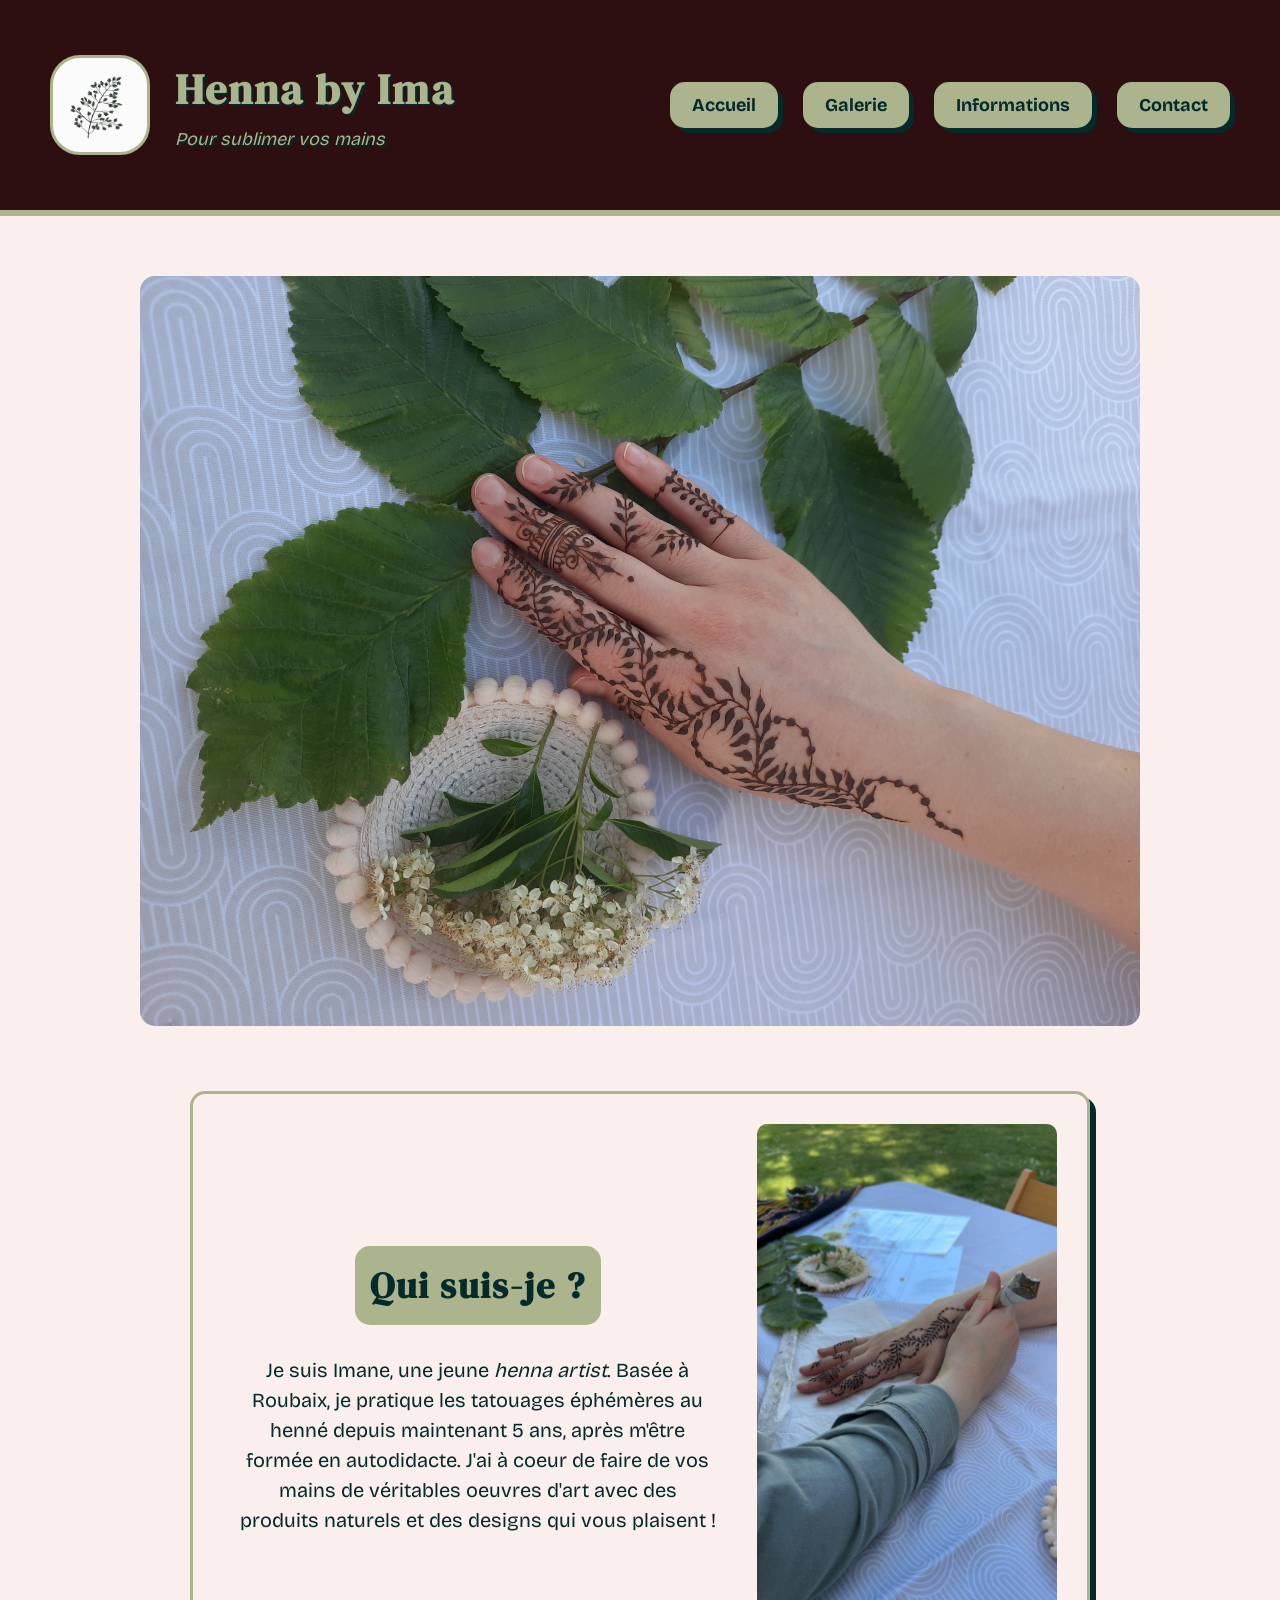
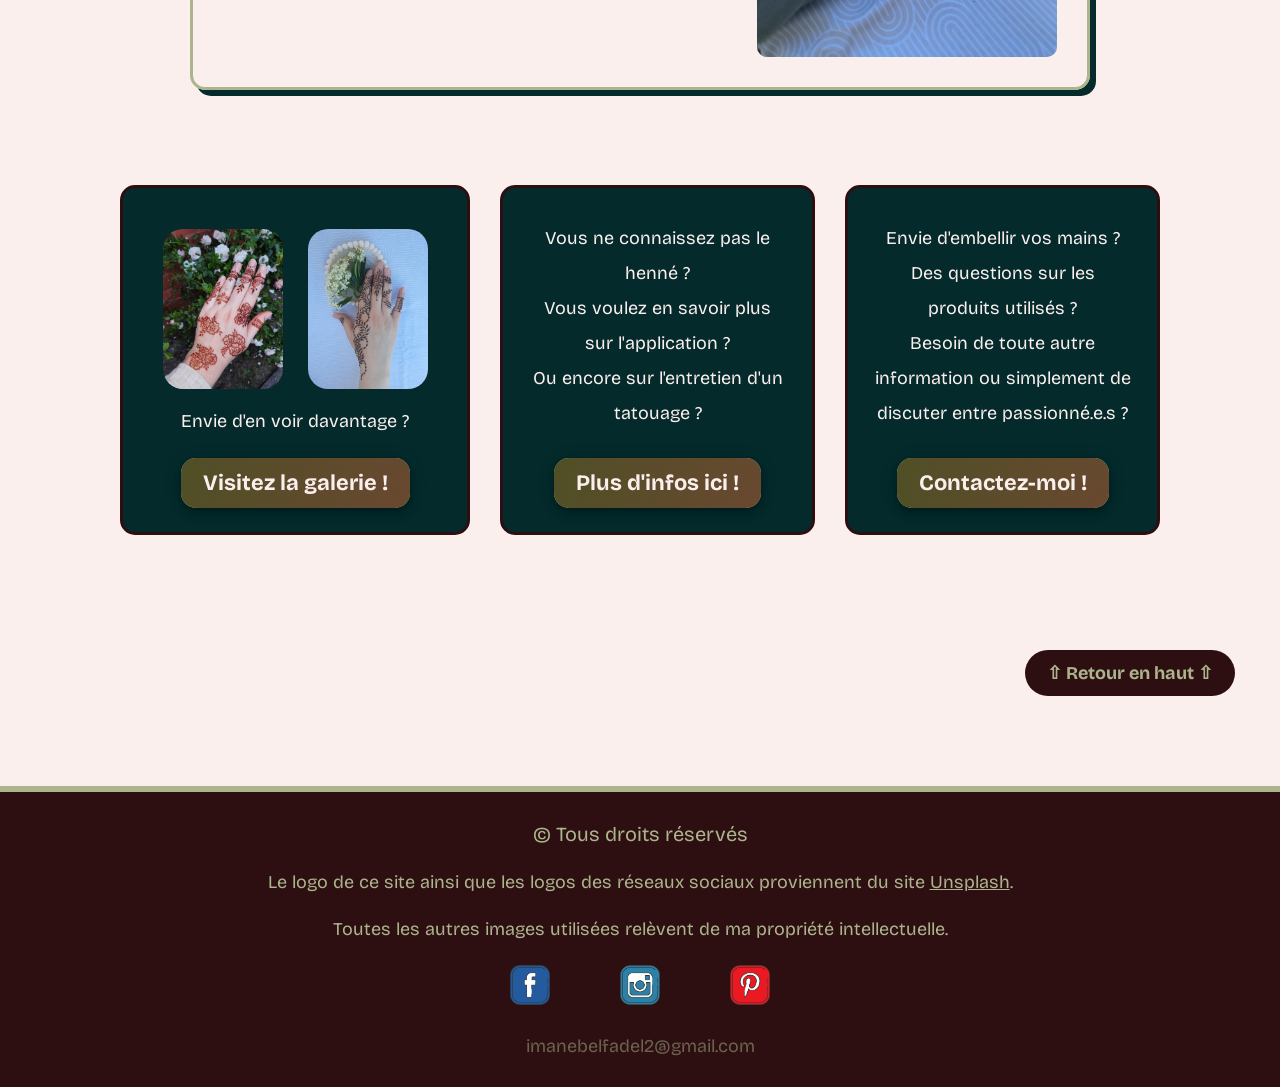
<file: index.html>
<!doctype html>
<html lang="fr">
  <head>
    <meta charset="utf-8" />
    <meta name="viewport" content="width=device-width, initial-scale=1.0" />
    <title>Accueil - Henna by Ima</title>
    <link rel="stylesheet" href="style.css" />
    <link rel="stylesheet" href="accueil.css" />
    <meta name="author" content="Imane B." />
    <meta
      name="description"
      content="Page présentant ma pratique de tatouages éphémères au henné, permettant de visualiser certaines de mes réalisations et également de prendre contact avec moi."
    />
    <meta
      name="keywords"
      content="henna, henné, tatouage, hennaya, artist, mehndi"
    />
    <link rel="icon" type="image/x-icon" href="logo-page.png" />
  </head>
  <body>
    <header>
      <div class="logo-titre-slogan">
        <div class="card"></div>
        <div class="titre-slogan">
          <h1 id="haut-de-page">Henna by Ima</h1>
          <p>Pour sublimer vos mains</p>
        </div>
      </div>
      <div class="navbarre">
        <a href="index.html" class="lien-navbarre">Accueil</a>
        <a href="galerie.html" class="lien-navbarre">Galerie</a>
        <a href="informations.html" class="lien-navbarre">Informations</a>
        <a href="contact.html" class="lien-navbarre">Contact</a>
      </div>
    </header>

    <main>
      <img
        src="henna-principal.jpg"
        alt="photo accroche - henna principal"
        class="image-principale"
      />

      <div class="intro">
        <div class="intro-texte">
          <h2>Qui suis-je ?</h2>
          <p>
            Je suis Imane, une jeune <i>henna artist</i>. Basée à Roubaix, je
            pratique les tatouages éphémères au henné depuis maintenant 5 ans,
            après m'être formée en autodidacte. J'ai à coeur de faire de vos
            mains de véritables oeuvres d'art avec des produits naturels et des
            designs qui vous plaisent !
          </p>
        </div>
        <img src="henna-making.jpg" alt="photo processus tatouage henné" />
      </div>
      <div class="redirection-conteneur">
        <div class="redirection-page">
          <div class="redirection-page-haut">
            <div class="exemples-realisations">
              <img
                src="henna-final-phase.jpg"
                alt="exemple de réalisation de henna"
              />
              <img
                src="henna-model-2.jpg"
                alt="exemple de réalisation de henna"
              />
            </div>
            <p>Envie d'en voir davantage ?</p>
          </div>
          <div class="redirection-page-bas">
            <a href="galerie.html" class="bouton gradient-animated-background"
              >Visitez la galerie !</a
            >
          </div>
        </div>

        <div class="redirection-page">
          <div class="redirection-page-haut">
            <p>Vous ne connaissez pas le henné ?</p>
            <p>Vous voulez en savoir plus sur l'application ?</p>
            <p>Ou encore sur l'entretien d'un tatouage ?</p>
          </div>
          <div class="redirection-page-bas">
            <a
              href="informations.html"
              class="bouton gradient-animated-background"
              >Plus d'infos ici !</a
            >
          </div>
        </div>

        <div class="redirection-page">
          <div class="redirection-page-haut">
            <p>Envie d'embellir vos mains ?</p>
            <p>Des questions sur les produits utilisés ?</p>
            <p>
              Besoin de toute autre information ou simplement de discuter entre
              passionné.e.s ?
            </p>
          </div>
          <div class="redirection-page-bas">
            <a href="contact.html" class="bouton gradient-animated-background"
              >Contactez-moi !</a
            >
          </div>
        </div>
      </div>

      <div class="retour-haut-conteneur">
        <a href="#haut-de-page" class="retour-haut">⇧ Retour en haut ⇧</a>
      </div>
    </main>

    <footer>
      <p class="credits">© Tous droits réservés</p>
      <p>
        Le logo de ce site ainsi que les logos des réseaux sociaux proviennent
        du site
        <a href="https://unsplash.com/fr">Unsplash</a>.
      </p>
      <p>
        Toutes les autres images utilisées relèvent de ma propriété
        intellectuelle.
      </p>
      <div class="reseaux-sociaux">
        <a href="#"
          ><img
            src="icone-facebook.png"
            alt="logo facebook"
            class="reseaux-sociaux-logo"
        /></a>
        <a href="#"
          ><img
            src="icone-instagram.png"
            alt="logo instagram"
            class="reseaux-sociaux-logo"
        /></a>
        <a href="#"
          ><img
            src="icone-pinterest.png"
            alt="logo pinterest"
            class="reseaux-sociaux-logo"
        /></a>
      </div>
      <p class="vrai-mail">imanebelfadel2@gmail.com</p>
    </footer>
  </body>
</html>
</file>
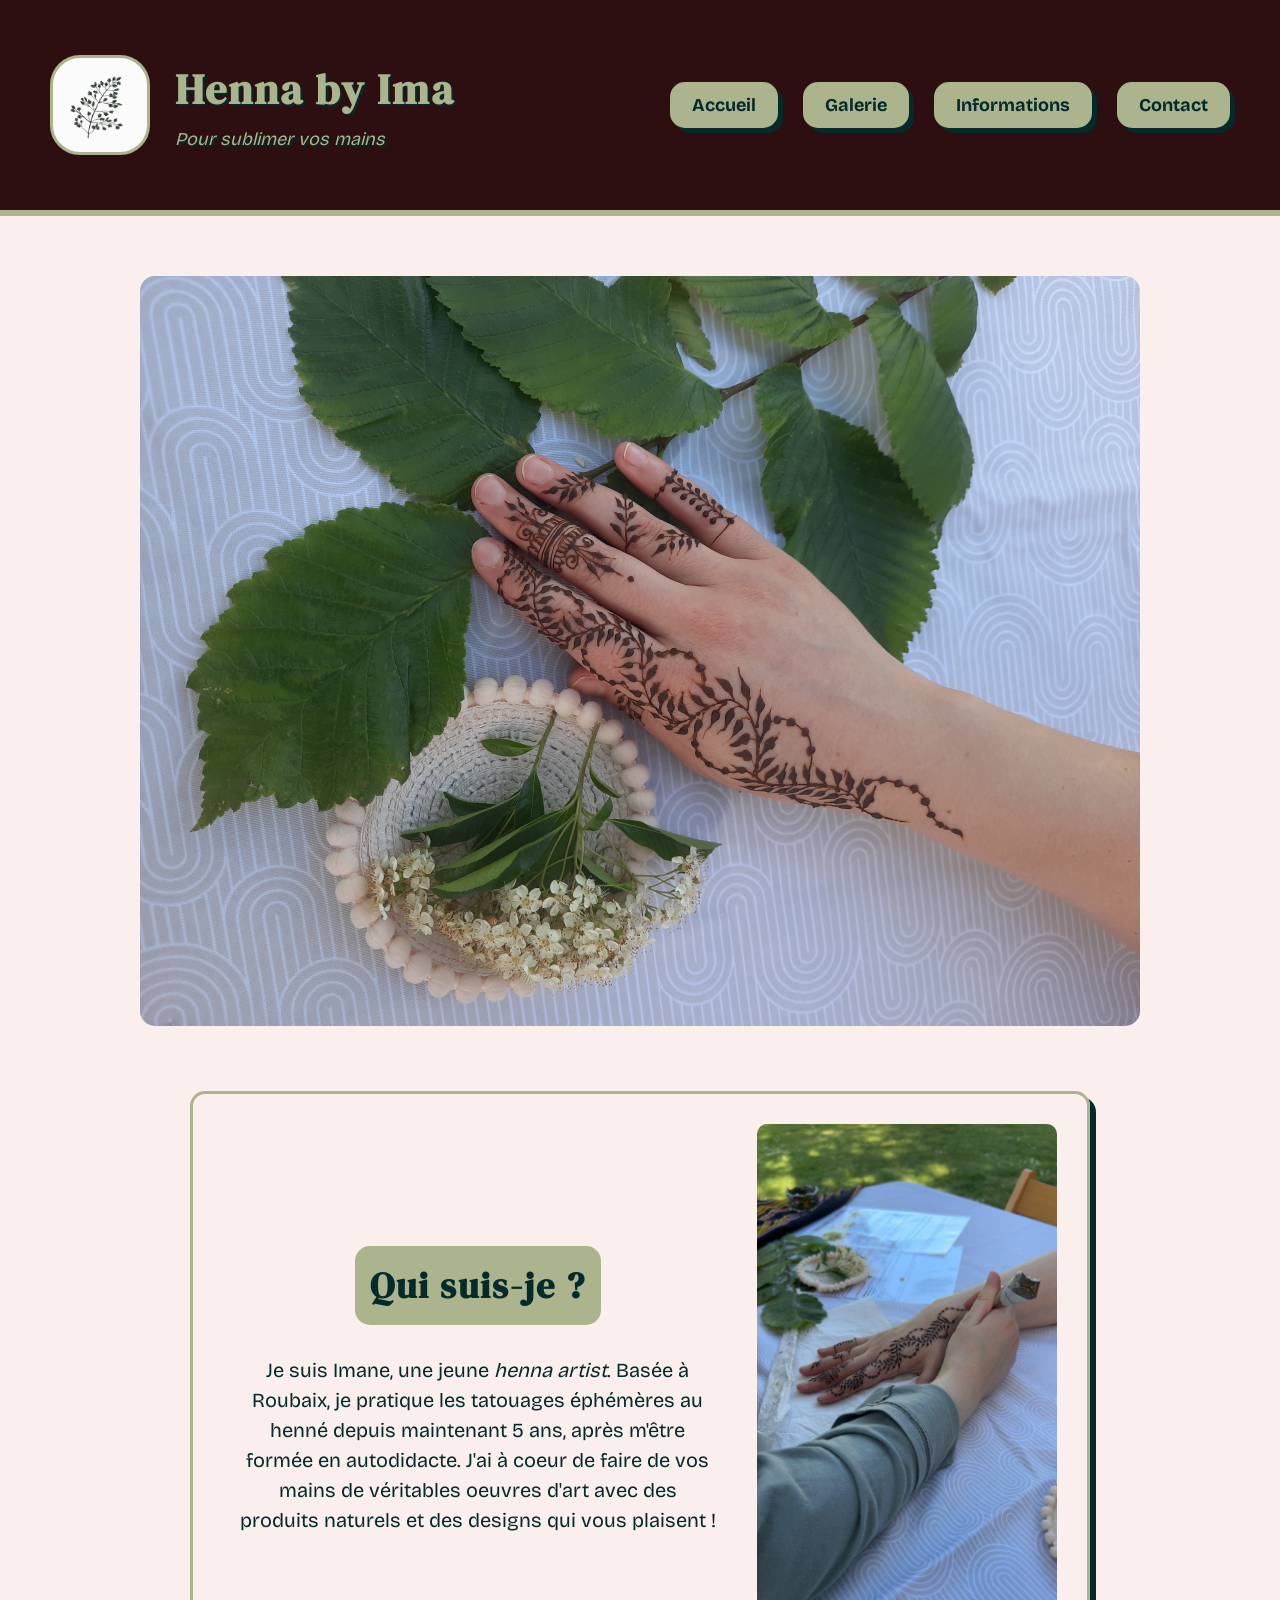
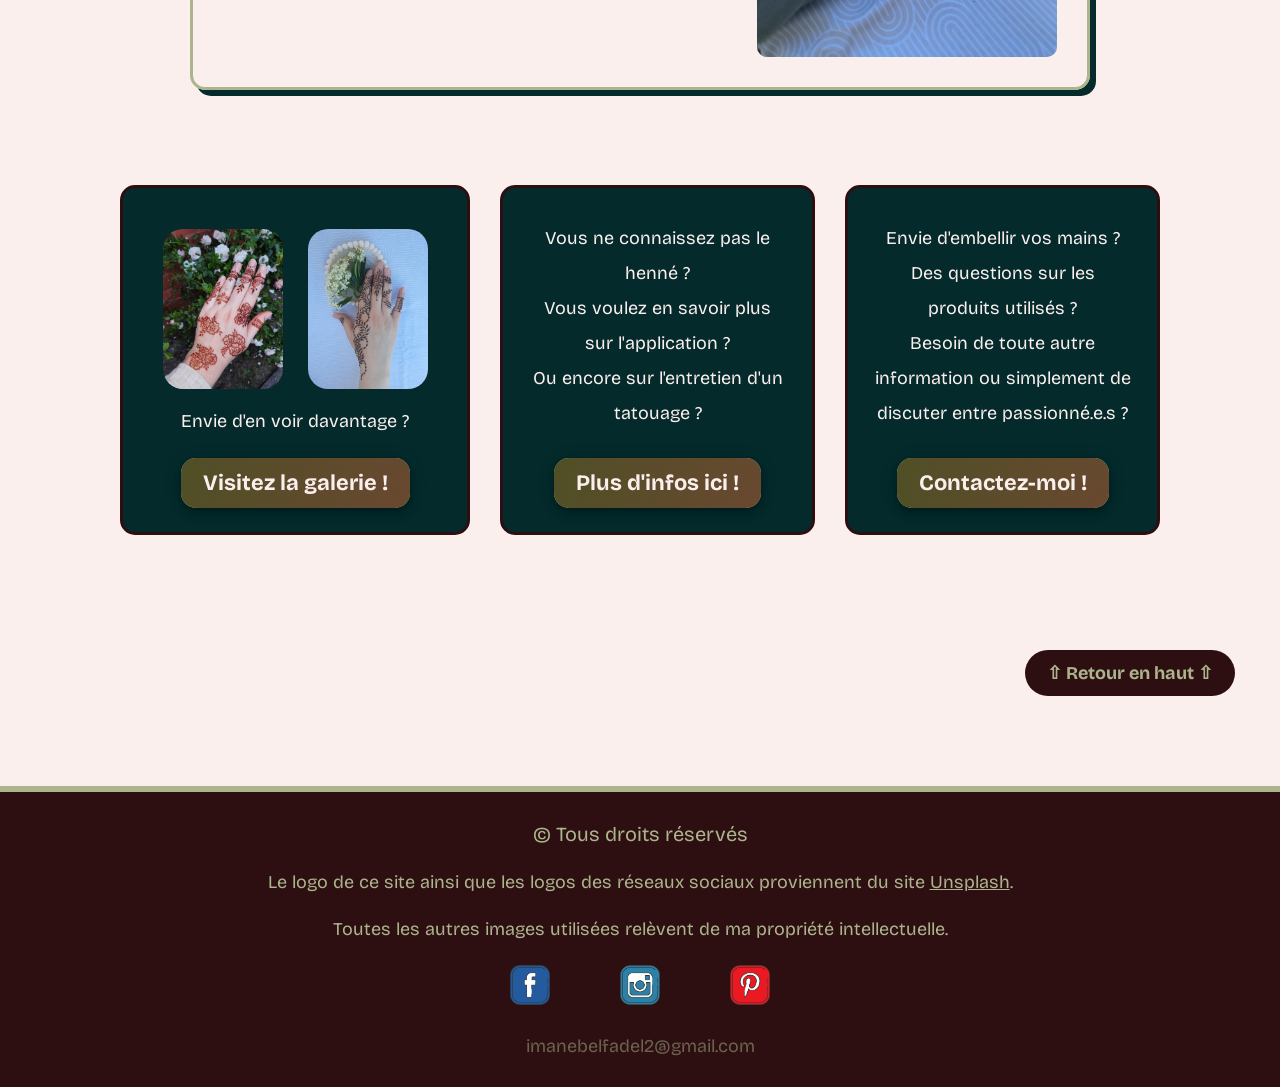
<file: accueil.html>
<!doctype html>
<html lang="fr">
  <head>
    <meta charset="utf-8" />
    <meta name="viewport" content="width=device-width, initial-scale=1.0" />
    <title>Accueil - Henna by Ima</title>
    <link rel="stylesheet" href="style.css" />
    <link rel="stylesheet" href="accueil.css" />
    <meta name="author" content="Imane B." />
    <meta
      name="description"
      content="Page présentant ma pratique de tatouages éphémères au henné, permettant de visualiser certaines de mes réalisations et également de prendre contact avec moi."
    />
    <meta
      name="keywords"
      content="henna, henné, tatouage, hennaya, artist, mehndi"
    />
    <link rel="icon" type="image/x-icon" href="logo-page.png" />
  </head>
  <body>
    <header>
      <div class="logo-titre-slogan">
        <div class="card"></div>
        <div class="titre-slogan">
          <h1 id="haut-de-page">Henna by Ima</h1>
          <p>Pour sublimer vos mains</p>
        </div>
      </div>
      <div class="navbarre">
        <a href="accueil.html" class="lien-navbarre">Accueil</a>
        <a href="galerie.html" class="lien-navbarre">Galerie</a>
        <a href="informations.html" class="lien-navbarre">Informations</a>
        <a href="contact.html" class="lien-navbarre">Contact</a>
      </div>
    </header>

    <main>
      <img
        src="henna-principal.jpg"
        alt="photo accroche - henna principal"
        class="image-principale"
      />

      <div class="intro">
        <div class="intro-texte">
          <h2>Qui suis-je ?</h2>
          <p>
            Je suis Imane, une jeune <i>henna artist</i>. Basée à Roubaix, je
            pratique les tatouages éphémères au henné depuis maintenant 5 ans,
            après m'être formée en autodidacte. J'ai à coeur de faire de vos
            mains de véritables oeuvres d'art avec des produits naturels et des
            designs qui vous plaisent !
          </p>
        </div>
        <img src="henna-making.jpg" alt="photo processus tatouage henné" />
      </div>
      <div class="redirection-conteneur">
        <div class="redirection-page">
          <div class="redirection-page-haut">
            <div class="exemples-realisations">
              <img
                src="henna-final-phase.jpg"
                alt="exemple de réalisation de henna"
              />
              <img
                src="henna-model-2.jpg"
                alt="exemple de réalisation de henna"
              />
            </div>
            <p>Envie d'en voir davantage ?</p>
          </div>
          <div class="redirection-page-bas">
            <a href="galerie.html" class="bouton gradient-animated-background"
              >Visitez la galerie !</a
            >
          </div>
        </div>

        <div class="redirection-page">
          <div class="redirection-page-haut">
            <p>Vous ne connaissez pas le henné ?</p>
            <p>Vous voulez en savoir plus sur l'application ?</p>
            <p>Ou encore sur l'entretien d'un tatouage ?</p>
          </div>
          <div class="redirection-page-bas">
            <a
              href="informations.html"
              class="bouton gradient-animated-background"
              >Plus d'infos ici !</a
            >
          </div>
        </div>

        <div class="redirection-page">
          <div class="redirection-page-haut">
            <p>Envie d'embellir vos mains ?</p>
            <p>Des questions sur les produits utilisés ?</p>
            <p>
              Besoin de toute autre information ou simplement de discuter entre
              passionné.e.s ?
            </p>
          </div>
          <div class="redirection-page-bas">
            <a href="contact.html" class="bouton gradient-animated-background"
              >Contactez-moi !</a
            >
          </div>
        </div>
      </div>

      <div class="retour-haut-conteneur">
        <a href="#haut-de-page" class="retour-haut">⇧ Retour en haut ⇧</a>
      </div>
    </main>

    <footer>
      <p class="credits">© Tous droits réservés</p>
      <p>
        Le logo de ce site ainsi que les logos des réseaux sociaux proviennent
        du site
        <a href="https://unsplash.com/fr">Unsplash</a>.
      </p>
      <p>
        Toutes les autres images utilisées relèvent de ma propriété
        intellectuelle.
      </p>
      <div class="reseaux-sociaux">
        <a href="#"
          ><img
            src="icone-facebook.png"
            alt="logo facebook"
            class="reseaux-sociaux-logo"
        /></a>
        <a href="#"
          ><img
            src="icone-instagram.png"
            alt="logo instagram"
            class="reseaux-sociaux-logo"
        /></a>
        <a href="#"
          ><img
            src="icone-pinterest.png"
            alt="logo pinterest"
            class="reseaux-sociaux-logo"
        /></a>
      </div>
      <p class="vrai-mail">imanebelfadel2@gmail.com</p>
    </footer>
  </body>
</html>
</file>
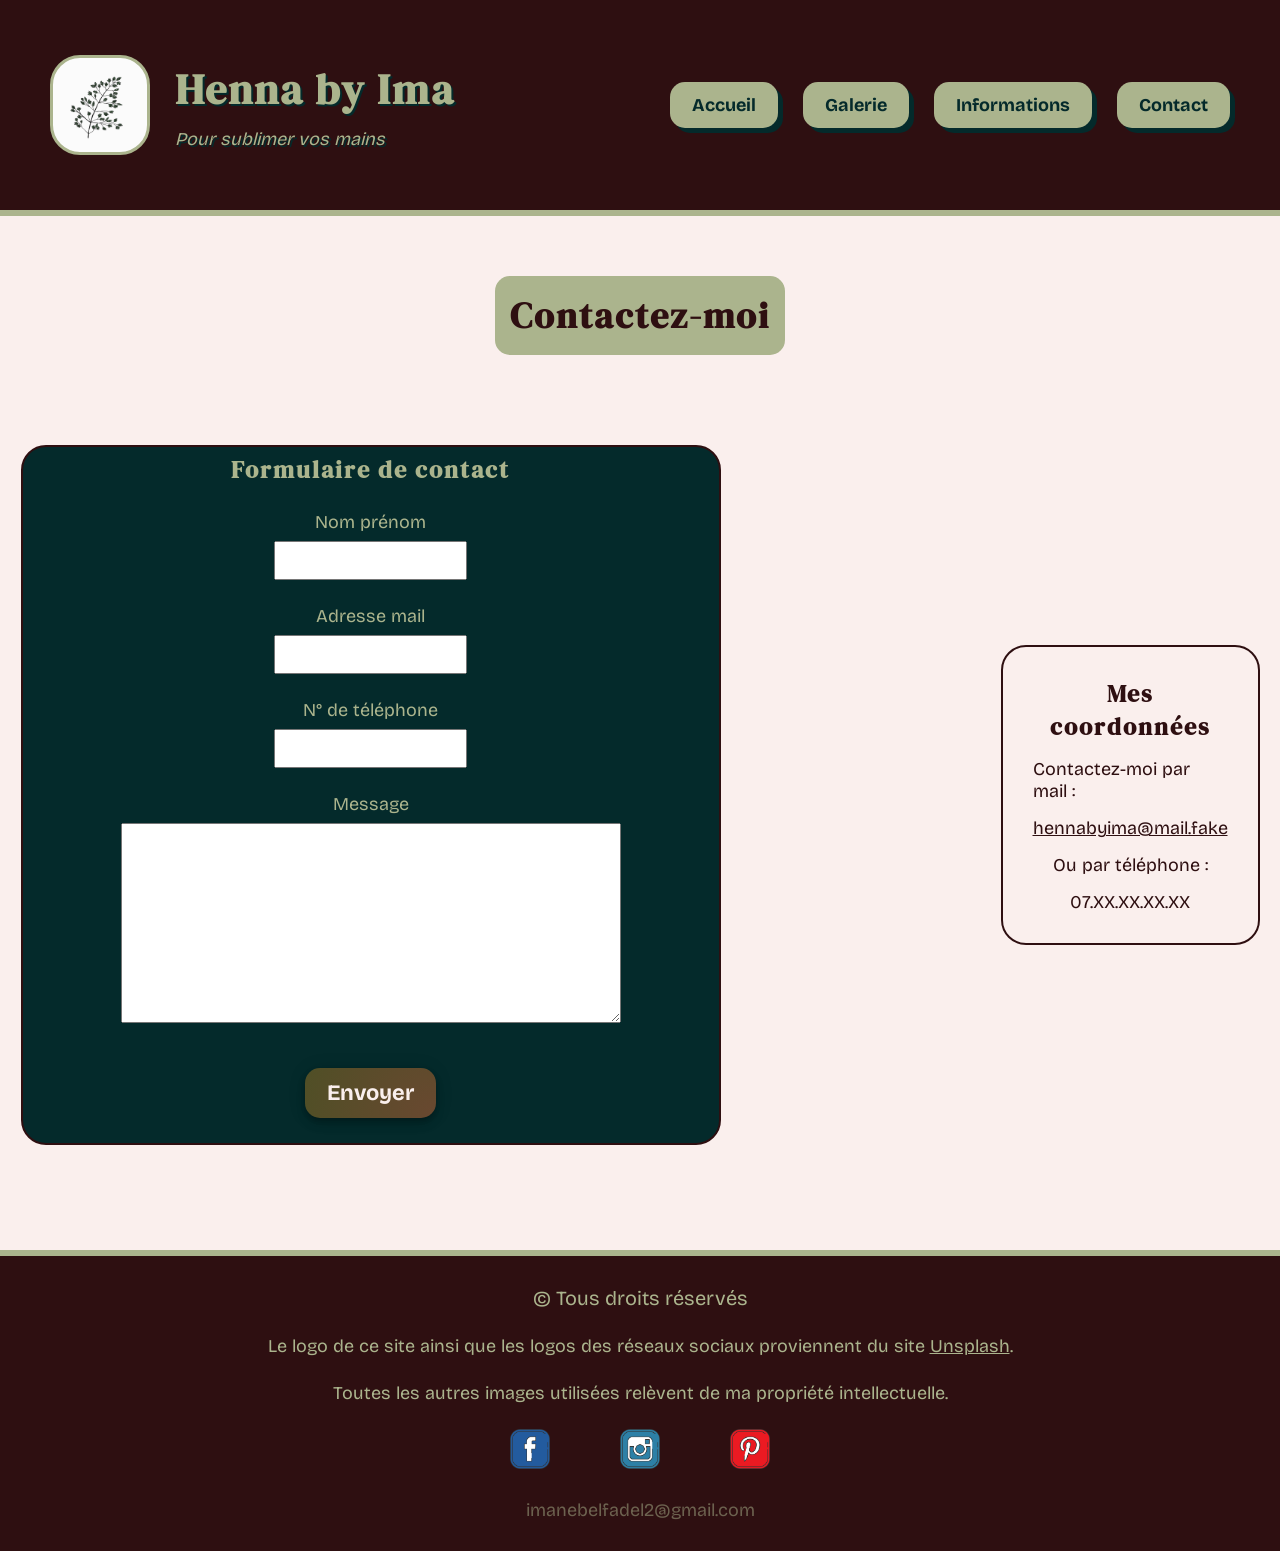
<file: contact.html>
<!doctype html>
<html lang="fr">
  <head>
    <meta charset="utf-8" />
    <meta name="viewport" content="width=device-width, initial-scale=1.0" />
    <title>Accueil - Henna by Ima</title>
    <link rel="stylesheet" href="style.css" />
    <link rel="stylesheet" href="contact.css" />
    <meta name="author" content="Imane B." />
    <meta
      name="description"
      content="Page présentant ma pratique de tatouages éphémères au henné, permettant de visualiser certaines de mes réalisations et également de prendre contact avec moi."
    />
    <meta
      name="keywords"
      content="henna, henné, tatouage, hennaya, artist, mehndi"
    />
    <link rel="icon" type="image/x-icon" href="logo-page.png" />
  </head>
  <body>
    <header>
      <div class="logo-titre-slogan">
        <div class="card"></div>
        <div class="titre-slogan">
          <h1 id="haut-de-page">Henna by Ima</h1>
          <p>Pour sublimer vos mains</p>
        </div>
      </div>
      <div class="navbarre">
        <a href="index.html" class="lien-navbarre">Accueil</a>
        <a href="galerie.html" class="lien-navbarre">Galerie</a>
        <a href="informations.html" class="lien-navbarre">Informations</a>
        <a href="contact.html" class="lien-navbarre">Contact</a>
      </div>
    </header>

    <main>
      <h2>Contactez-moi</h2>

      <div class="contenu">
        <div class="conteneur">
          <input type="checkbox" id="sent-toggle" />
          <div class="formulaire">
            <h3>Formulaire de contact</h3>
            <div class="partie-formulaire">
              <p>Nom prénom</p>
              <input />
            </div>
            <div class="partie-formulaire">
              <p>Adresse mail</p>
              <input type="email" />
            </div>
            <div class="partie-formulaire">
              <p>N° de téléphone</p>
              <input type="tel" />
            </div>
            <div class="partie-formulaire">
              <p>Message</p>
              <textarea></textarea>
            </div>

            <label for="sent-toggle" class="bouton gradient-animated-background"
              >Envoyer</label
            >
          </div>

          <div id="success-message">Votre message a bien été envoyé !</div>
        </div>

        <div class="coordonnees">
          <h3>Mes coordonnées</h3>
          <p>Contactez-moi par mail :</p>
          <a href="mailto:hennabyima@mail.fake">hennabyima@mail.fake</a>
          <p>Ou par téléphone :</p>
          <p>07.XX.XX.XX.XX</p>
        </div>
      </div>
    </main>

    <footer>
      <p class="credits">© Tous droits réservés</p>
      <p>
        Le logo de ce site ainsi que les logos des réseaux sociaux proviennent
        du site
        <a href="https://unsplash.com/fr">Unsplash</a>.
      </p>
      <p>
        Toutes les autres images utilisées relèvent de ma propriété
        intellectuelle.
      </p>
      <div class="reseaux-sociaux">
        <a href="#"
          ><img
            src="icone-facebook.png"
            alt="logo facebook"
            class="reseaux-sociaux-logo"
        /></a>
        <a href="#"
          ><img
            src="icone-instagram.png"
            alt="logo instagram"
            class="reseaux-sociaux-logo"
        /></a>
        <a href="#"
          ><img
            src="icone-pinterest.png"
            alt="logo pinterest"
            class="reseaux-sociaux-logo"
        /></a>
      </div>
      <p class="vrai-mail">imanebelfadel2@gmail.com</p>
    </footer>
  </body>
</html>
</file>
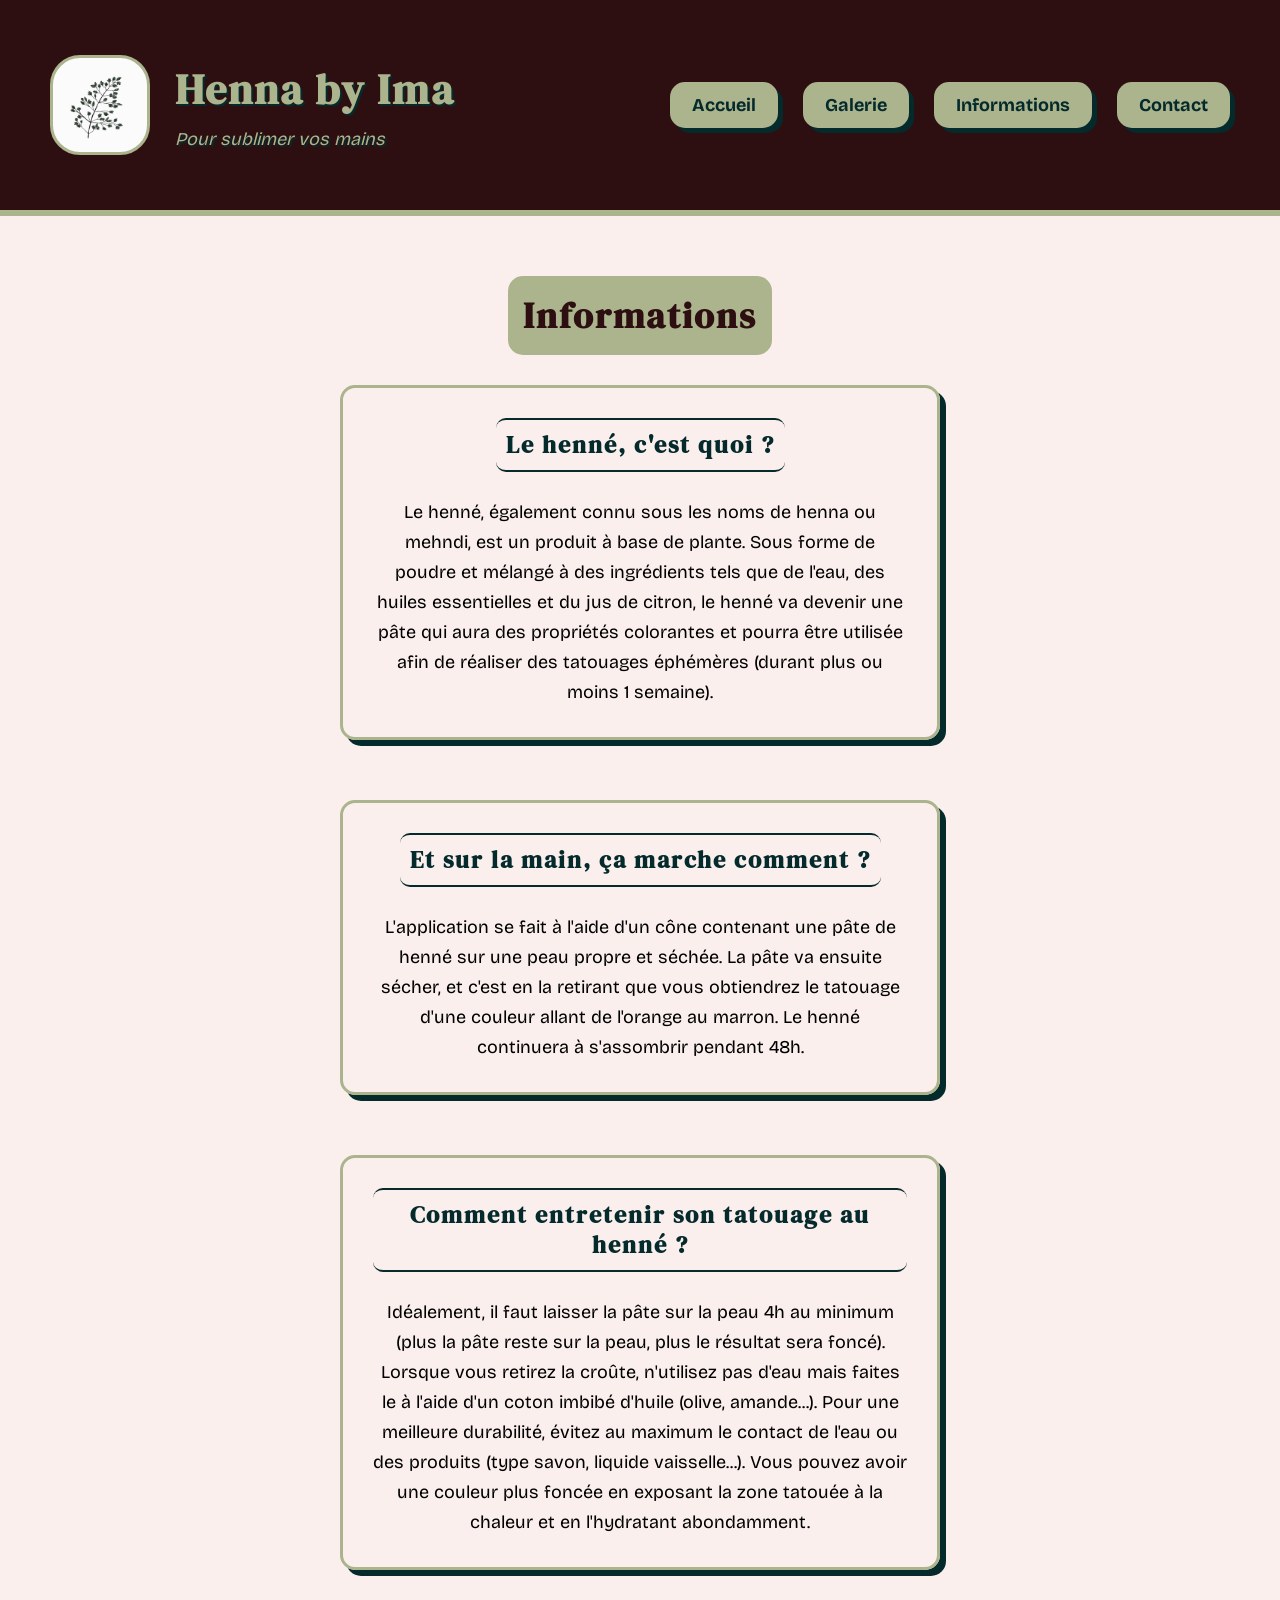
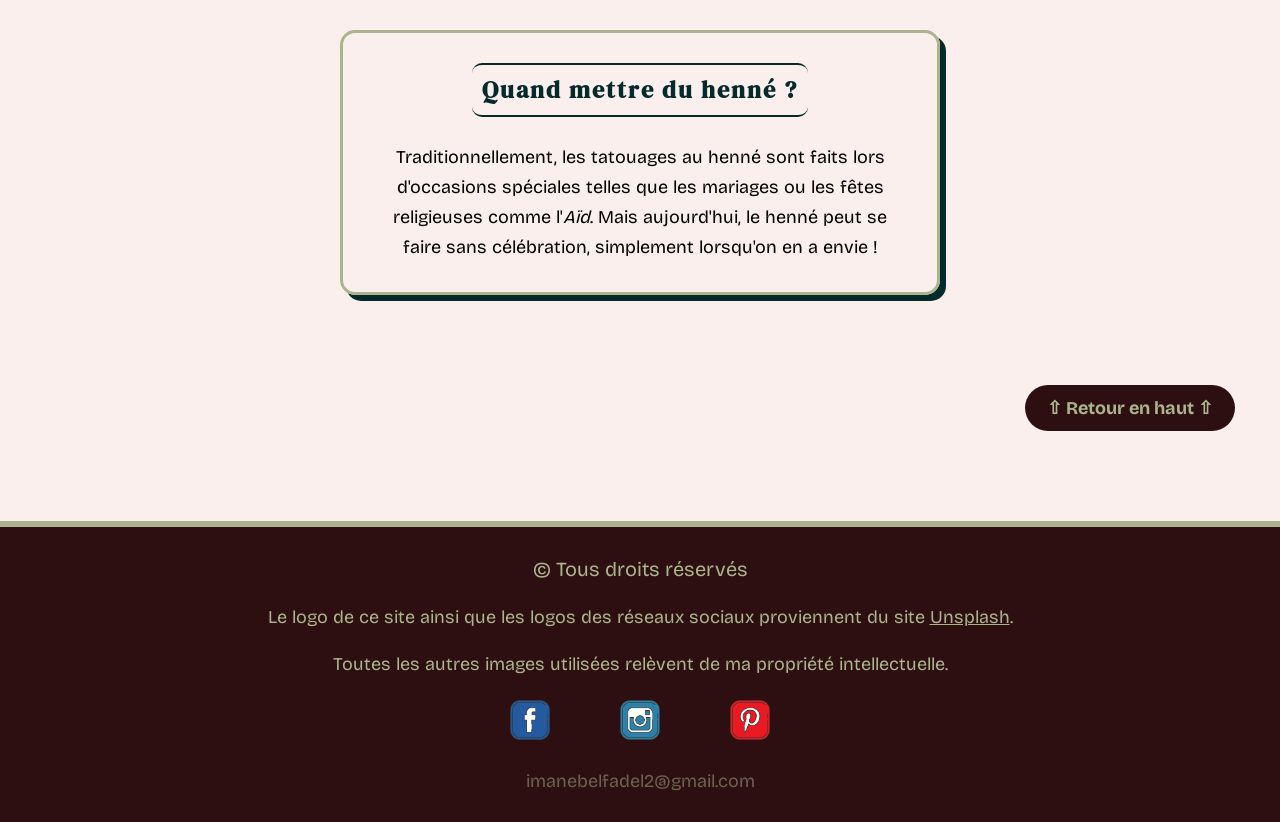
<file: informations.html>
<!doctype html>
<html lang="fr">
  <head>
    <meta charset="utf-8" />
    <meta name="viewport" content="width=device-width, initial-scale=1.0" />
    <title>Accueil - Henna by Ima</title>
    <link rel="stylesheet" href="informations.css" />
    <link rel="stylesheet" href="style.css" />
    <meta name="author" content="Imane B." />
    <meta
      name="description"
      content="Page présentant ma pratique de tatouages éphémères au henné, permettant de visualiser certaines de mes réalisations et également de prendre contact avec moi."
    />
    <meta
      name="keywords"
      content="henna, henné, tatouage, hennaya, artist, mehndi"
    />
    <link rel="icon" type="image/x-icon" href="logo-page.png" />
  </head>
  <body>
    <header>
      <div class="logo-titre-slogan">
        <div class="card"></div>
        <div class="titre-slogan">
          <h1 id="haut-de-page">Henna by Ima</h1>
          <p>Pour sublimer vos mains</p>
        </div>
      </div>
      <div class="navbarre">
        <a href="index.html" class="lien-navbarre">Accueil</a>
        <a href="galerie.html" class="lien-navbarre">Galerie</a>
        <a href="informations.html" class="lien-navbarre">Informations</a>
        <a href="contact.html" class="lien-navbarre">Contact</a>
      </div>
    </header>

    <main>
      <h2>Informations</h2>
      <div class="bloc-info">
        <h3>Le henné, c'est quoi ?</h3>
        <!-- Texte à changer avec une description faite par moi-même ? -->
        <p>
          Le henné, également connu sous les noms de henna ou mehndi, est un
          produit à base de plante. Sous forme de poudre et mélangé à des
          ingrédients tels que de l'eau, des huiles essentielles et du jus de
          citron, le henné va devenir une pâte qui aura des propriétés
          colorantes et pourra être utilisée afin de réaliser des tatouages
          éphémères (durant plus ou moins 1 semaine).
        </p>
      </div>

      <div class="bloc-info">
        <h3>Et sur la main, ça marche comment ?</h3>
        <p>
          L'application se fait à l'aide d'un cône contenant une pâte de henné
          sur une peau propre et séchée. La pâte va ensuite sécher, et c'est en
          la retirant que vous obtiendrez le tatouage d'une couleur allant de
          l'orange au marron. Le henné continuera à s'assombrir pendant 48h.
        </p>
      </div>

      <div class="bloc-info">
        <h3>Comment entretenir son tatouage au henné ?</h3>
        <p>
          Idéalement, il faut laisser la pâte sur la peau 4h au minimum (plus la
          pâte reste sur la peau, plus le résultat sera foncé). Lorsque vous
          retirez la croûte, n'utilisez pas d'eau mais faites le à l'aide d'un
          coton imbibé d'huile (olive, amande...). Pour une meilleure
          durabilité, évitez au maximum le contact de l'eau ou des produits
          (type savon, liquide vaisselle...). Vous pouvez avoir une couleur plus
          foncée en exposant la zone tatouée à la chaleur et en l'hydratant
          abondamment.
        </p>
      </div>

      <div class="bloc-info">
        <h3>Quand mettre du henné ?</h3>
        <p>
          Traditionnellement, les tatouages au henné sont faits lors d'occasions
          spéciales telles que les mariages ou les fêtes religieuses comme
          l'<em>Aïd</em>. Mais aujourd'hui, le henné peut se faire sans
          célébration, simplement lorsqu'on en a envie !
        </p>
      </div>

      <div class="retour-haut-conteneur">
        <a href="#haut-de-page" class="retour-haut">⇧ Retour en haut ⇧</a>
      </div>
    </main>

    <footer>
      <p class="credits">© Tous droits réservés</p>
      <p>
        Le logo de ce site ainsi que les logos des réseaux sociaux proviennent
        du site
        <a href="https://unsplash.com/fr">Unsplash</a>.
      </p>
      <p>
        Toutes les autres images utilisées relèvent de ma propriété
        intellectuelle.
      </p>
      <div class="reseaux-sociaux">
        <a href="#"
          ><img
            src="icone-facebook.png"
            alt="logo facebook"
            class="reseaux-sociaux-logo"
        /></a>
        <a href="#"
          ><img
            src="icone-instagram.png"
            alt="logo instagram"
            class="reseaux-sociaux-logo"
        /></a>
        <a href="#"
          ><img
            src="icone-pinterest.png"
            alt="logo pinterest"
            class="reseaux-sociaux-logo"
        /></a>
      </div>
      <p class="vrai-mail">imanebelfadel2@gmail.com</p>
    </footer>
  </body>
</html>
</file>
<file: style.css>
@import url("https://fonts.googleapis.com/css2?family=Bricolage+Grotesque:opsz,wght@12..96,200..800&display=swap");
@import url("https://fonts.googleapis.com/css2?family=DM+Serif+Display:ital@0;1&display=swap");

:root {
  --primary-color: #2e0f11;
  --secondary-color: #abb48d;
  --secondary-color-darker: #042a2b;
  /*--secondary-color: #07484B; */
  --neutral-color: #faefed;
  --secondary-color-dark-mode: #a9ab9c;
}

* {
  padding: 0;
  margin: 0;
  box-sizing: border-box;
}

*:focus {
  box-shadow: 10px 10px 10px #ff387a !important;
  border: 5px solid #990033 !important;
}

body {
  background-color: var(--neutral-color);
  /* background-image: url(texture.jpg); */
}

p,
a,
label {
  font-family: "Bricolage Grotesque", serif;
  font-size: 18px;
}

h1,
h2,
h3 {
  font-family: "DM Serif Display", serif;
  letter-spacing: 2px;
}

h1 {
  font-size: 42px;
}

h2 {
  font-size: 36px;
}

h3 {
  font-size: 24px;
}

header {
  display: flex;
  flex-direction: row;
  justify-content: space-between;
  align-items: center;
  padding: 40px;
  margin-bottom: 60px;
  border-bottom: 6px solid var(--secondary-color);
  background-color: var(--primary-color);
}

header .card {
  width: 100px;
  height: 100px;
  background-image: url(logo-page.png);
  background-repeat: no-repeat;
  background-size: cover;
  background-position: center;
  border-radius: 30px;
  border: 3px solid var(--secondary-color);
}

.logo-titre-slogan {
  display: flex;
  flex-direction: row;
  justify-content: center;
  align-items: center;
  gap: 15px;
  padding: 10px;
}

.titre-slogan {
  display: flex;
  flex-direction: column;
  gap: 10px;
  padding: 10px;
  color: var(--secondary-color);
  text-shadow: var(--secondary-color-darker) 2px 2px;
}

.titre-slogan p {
  font-style: italic;
}

.navbarre {
  width: 580px;
  display: flex;
  flex-direction: row;
  justify-content: space-between;
  align-items: center;
  padding: 10px;
}

.lien-navbarre {
  padding: 10px 20px;
  color: var(--secondary-color-darker);
  background-color: var(--secondary-color);
  border-radius: 15px;
  text-decoration: none;
  font-weight: bold;
  border: 2px solid transparent;
  box-shadow: 5px 5px var(--secondary-color-darker);
  transition: all 0.4s;
}

.lien-navbarre:hover {
  background-color: var(--secondary-color-darker);
  color: var(--secondary-color);
  border: 2px solid var(--secondary-color);
  box-shadow: 5px 5px var(--secondary-color);
}

footer {
  display: flex;
  flex-direction: column;
  align-items: center;
  justify-content: center;
  gap: 25px;
  margin-top: 30px;
  padding: 30px;
  background-color: var(--primary-color);
  color: var(--secondary-color);
  border-top: 6px solid var(--secondary-color);
}

footer a {
  color: var(--secondary-color);
}

.credits {
  font-size: 20px;
}

.reseaux-sociaux {
  display: flex;
  flex-direction: row;
  justify-content: space-evenly;
  align-items: center;
  width: 400px;
}

.reseaux-sociaux-logo {
  width: 40px;
  height: 40px;
}

.vrai-mail {
  color: var(--secondary-color);
  opacity: 0.5;
}

main {
  display: flex;
  flex-direction: column;
  justify-content: center;
  align-items: center;
  /* gap: 15px; */
}

h2 {
  color: var(--primary-color);
  background-color: var(--secondary-color);
  text-shadow: var(--secondary-color-darker);
  padding: 15px;
  border-radius: 15px;
}

.retour-haut-conteneur {
  width: 100%;
  display: flex;
  flex-direction: row;
  justify-content: flex-end;
  align-items: center;
  margin: 15px;
  padding: 15px;
}

.retour-haut {
  text-decoration: none;
  margin: 30px;
  background-color: var(--primary-color);
  color: var(--secondary-color);
  font-size: 18px;
  font-weight: bold;
  border: 2px solid transparent;
  border-radius: 30px;
  padding: 10px 20px;
  transition: all 0.4s;
}

.gradient-animated-background {
  background: radial-gradient(circle, #694830 0%, #504f26 100%, #345026 100%);
  background-size: 200% 200%;
  animation: gradient 3s ease infinite;
}

@keyframes gradient {
  0% {
    background-position: 0% 50%;
  }
  50% {
    background-position: 100% 50%;
  }
  100% {
    background-position: 0% 50%;
  }
}

.retour-haut:hover {
  background-color: var(--secondary-color);
  color: var(--primary-color);
  border: 2px solid var(--primary-color);
}

.bouton {
  text-decoration: none;
  color: var(--neutral-color);
  background-color: var(--secondary-color);
  border-radius: 15px;
  padding: 10px 20px;
  margin: 20px;
  border: 2px solid transparent;
  box-shadow:
    rgba(0, 0, 0, 0.2) 0 3px 5px -1px,
    rgba(0, 0, 0, 0.14) 0 6px 10px 0,
    rgba(0, 0, 0, 0.12) 0 1px 18px 0;
  font-size: 22px;
  font-weight: bold;
  transition: all 0.4s;
}

.bouton:hover {
  background-color: var(--primary-color);
  color: var(--neutral-color);
  border: 2px solid var(--neutral-color);
}

/* Responsive mobile */
@media only screen and (min-width: 319px) and (max-width: 426px) {
  /* body {
    background-color: rgb(130, 127, 127);
  } */
  header,
  main,
  footer {
    width: 100%;
    flex-direction: column;
    justify-content: center;
    align-items: center;
    padding: 10px;
  }

  h1 {
    font-size: 36px;
  }

  h2 {
    font-size: 30px;
  }

  .titre-slogan p {
    font-size: 16px;
    /* display: none; */
  }

  .navbarre {
    width: 100%;
    flex-direction: column;
    gap: 15px;
  }

  .bouton {
    width: 10%;
    padding: 8px;
    font-size: 13px;
  }

  .reseaux-sociaux {
    width: 80%;
  }

  footer p {
    text-align: center;
  }
}

/* Dark mode */
@media (prefers-color-scheme: dark) {
  body {
    background-color: var(--secondary-color-darker);
  }

  h3,
  p {
    color: var(--neutral-color);
  }

  header p {
    color: var(--secondary-color);
  }

  footer p {
    color: var(--secondary-color);
  }

  .retour-haut {
    background-color: var(--neutral-color);
    color: var(--primary-color);
  }

  .retour-haut:hover {
    background-color: var(--primary-color);
    color: var(--neutral-color);
    border: 2px solid var(--neutral-color);
  }
}
</file>
<file: accueil.css>
*:focus {
  box-shadow: 10px 10px 10px #ff387a !important;
  border: 5px solid #990033 !important;
}

html {
  scroll-behavior: smooth;
}

main {
  gap: 25px;
}

.image-principale {
  width: 1000px;
  height: auto;
  /* border: 3px solid var(--primary-color); */
  border-radius: 15px;
}

.intro {
  width: 900px;

  display: flex;
  flex-direction: row;
  justify-content: center;
  align-items: center;
  gap: 25px;
  padding: 30px;
  margin: 40px;
  border: 3px solid var(--secondary-color);
  border-radius: 15px;
  box-shadow: 6px 6px var(--secondary-color-darker);
}

.intro p {
  line-height: 30px;
  font-size: 20px;
  text-align: center;
}

.intro p,
h2 {
  color: var(--secondary-color-darker);
}

.intro img {
  width: 300px;
  border-radius: 10px;
}

.intro-texte {
  display: flex;
  flex-direction: column;
  justify-content: center;
  align-items: center;
  gap: 30px;
  padding: 15px;
}

.redirection-conteneur {
  width: 1100px;
  display: flex;
  flex-direction: row;
  justify-content: space-evenly;
  align-items: center;
  gap: 30px;
  padding: 30px;
}

.redirection-page {
  display: flex;
  flex-direction: column;
  width: 350px;
  height: 350px;
  display: flex;
  flex-direction: column;
  justify-content: center;
  align-items: center;
  gap: 30px;
  padding: 25px;
  background-color: var(--secondary-color-darker);
  border: 3px solid var(--primary-color);
  border-radius: 15px;
  transition: all 0.4s;
}

.redirection-page-haut {
  display: flex;
  flex-direction: column;
  align-items: center;
  justify-content: center;
  height: 300px;
}

.redirection-page-bas {
  height: 50px;
  position: relative;
}

.redirection-page:hover {
  transform: scale(1.1);
}

.redirection-page p {
  color: var(--neutral-color);
  text-align: center;
  line-height: 35px;
}

.exemples-realisations {
  padding: 15px;
  display: flex;
  flex-direction: row;
  gap: 25px;
  border-radius: 15px;
}

.exemples-realisations img {
  width: 120px;
  height: auto;
  border-radius: 20px;
}

@media only screen and (min-width: 319px) and (max-width: 425px) {
  .image-principale {
    width: 90%;
  }

  .intro {
    width: 80%;
  }

  .intro-texte {
    width: 100%;
  }

  .intro-texte h2 {
    font-size: 20px;
  }

  .intro-texte p {
    font-size: 16px;
    line-height: 20px;
  }

  .intro img {
    display: none;
  }

  .redirection-conteneur {
    width: 90%;
    flex-direction: column;
    align-items: center;
    justify-content: center;
    padding: 5px;
  }

  .redirection-page {
    width: 100%;
    height: auto;
  }

  .redirection-page-bas,
  .redirection-page-haut {
    width: 100%;
    height: auto;
  }

  .redirection-page-bas,
  .redirection-page-haut p {
    font-size: 16px;
    line-height: 20px;
  }

  .redirection-page-bas,
  .redirection-page-haut a {
    text-align: center;
  }

  .exemples-realisations {
    width: 90%;
    flex-direction: column;
    align-items: center;
  }

  .exemples-realisations img {
    width: 80%;
  }

  .retour-haut-conteneur {
    width: 80%;
    text-align: center;
  }
}

/* Dark mode */
@media (prefers-color-scheme: dark) {
  .intro-texte p {
    color: var(--neutral-color);
  }

  .redirection-page {
    background-color: var(--primary-color);
    border: 2px solid var(--neutral-color);
  }
}
</file>
<file: contact.css>
*:focus {
  box-shadow: 10px 10px 10px #ff387a !important;
  border: 5px solid #990033 !important;
}

html {
  scroll-behavior: smooth;
}

main {
  gap: 15px;
}

.formulaire {
  width: 700px;
  height: 700px;
  padding: 30px;
  margin: 15px;
  display: flex;
  flex-direction: column;
  justify-content: center;
  align-items: center;
  gap: 25px;
  border: 2px solid var(--primary-color);
  background-color: var(--secondary-color-darker);
  color: var(--secondary-color);
  border-radius: 25px;
}

.partie-formulaire {
  display: flex;
  flex-direction: column;
  align-items: center;
  justify-content: center;
  gap: 8px;
}

textarea {
  width: 500px;
  height: 200px;
  max-width: 500px;
  max-height: 200px;
  padding: 10px;
}

.bouton-envoyer {
  display: inline-block;
  padding: 10px 20px;
  margin-top: 15px;
  border: 2px solid transparent;
  background-color: var(--secondary-color);
  color: var(--secondary-color-darker);
  border-radius: 15px;
  text-decoration: none;
  cursor: pointer;
  transition: 0.4s all;
}

.contenu {
  width: 90%;
  display: flex;
  flex-direction: row;
  flex-direction: row;
  justify-content: center;
  align-items: center;
  gap: 280px;
  padding: 30px;
  margin: 30px;
  /* border: 3px solid var(--secondary-color-darker);
  border-radius: 15px; */
}

.coordonnees {
  display: flex;
  flex-direction: column;
  justify-content: center;
  align-items: center;
  gap: 15px;
  padding: 30px;
  margin: 15px;
  /* background-color: var(--neutral-color); */
  color: var(--primary-color);
  border: 2px solid var(--primary-color);
  border-radius: 25px;
}

.coordonnees a {
  color: var(--primary-color);
}

.coordonnees h3 {
  text-align: center;
}

input[type="checkbox"] {
  display: none;
}

#success-message {
  display: none;
  height: 600px;
  color: var(--primary-color);
  font-size: 40px;
  font-weight: bold;
}

input[type="checkbox"]:checked ~ .formulaire {
  display: none;
}

input[type="checkbox"]:checked ~ #success-message {
  display: flex;
  justify-content: center;
  align-items: center;
}

.conteneur {
  width: 700px;
}

input {
  padding: 10px;
}

label {
  cursor: pointer;
}

/* RESPONSIVE MOBILE */

@media only screen and (min-width: 320px) and (max-width: 426px) {
  .contenu {
    width: 100%;
    flex-direction: column;
    gap: 10px;
  }

  .formulaire {
    width: 95%;
    height: auto;
    text-align: center;
  }

  .conteneur {
    width: 100%;
  }

  textarea {
    width: 90%;
    height: auto;
    max-width: 90%;
    max-height: auto;
  }

  label.bouton {
    width: auto;
    padding: 8px;
    font-size: 13px;
  }
}

/* Dark mode */
@media (prefers-color-scheme: dark) {
  .formulaire {
    border: 2px solid var(--primary-color);
    background-color: var(--secondary-color-dark-mode);
  }

  .formulaire h3,
  p {
    color: var(--primary-color);
  }

  .coordonnees {
    border: 2px solid var(--neutral-color);
  }

  .coordonnees p {
    color: var(--neutral-color);
  }

  .coordonnees a {
    color: var(--neutral-color);
  }

  input,
  textarea {
    background-color: var(--secondary-color-darker);
    color: var(--neutral-color);
  }

  #success-message {
    color: var(--neutral-color);
    height: auto;
    text-align: center;
  }
}
</file>
<file: informations.css>
*:focus {
  box-shadow: 10px 10px 10px #ff387a !important;
  border: 5px solid #990033 !important;
}

html {
  scroll-behavior: smooth;
}

/* h2 {
  margin: 40px;
} */

.bloc-info {
  display: flex;
  flex-direction: column;
  justify-content: center;
  align-items: center;
  gap: 25px;
  width: 600px;
  padding: 30px;
  margin: 30px;
  border: 3px solid var(--secondary-color);
  border-radius: 15px;
  box-shadow: 6px 6px var(--secondary-color-darker);
}

.bloc-info h3 {
  color: var(--secondary-color-darker);
  padding: 10px;
  border-radius: 10px;
  border-top: 2px solid var(--secondary-color-darker);
  border-bottom: 2px solid var(--secondary-color-darker);
}

.bloc-info p,
h3 {
  text-align: center;
  line-height: 30px;
}

/* Responsive mobile */
@media only screen and (min-width: 319px) and (max-width: 425px) {
  main {
    width: 100%;
  }

  .bloc-info {
    width: 90%;
  }

  .retour-haut-conteneur {
    width: 80%;
    text-align: center;
  }
}

/* Dark mode */

@media (prefers-color-scheme: dark) {
  .bloc-info h3 {
    color: var(--secondary-color);
    border-top: 2px solid var(--secondary-color);
    border-bottom: 2px solid var(--secondary-color);
  }

  .bloc-info {
    box-shadow: 6px 6px var(--primary-color);
  }
}
</file>
